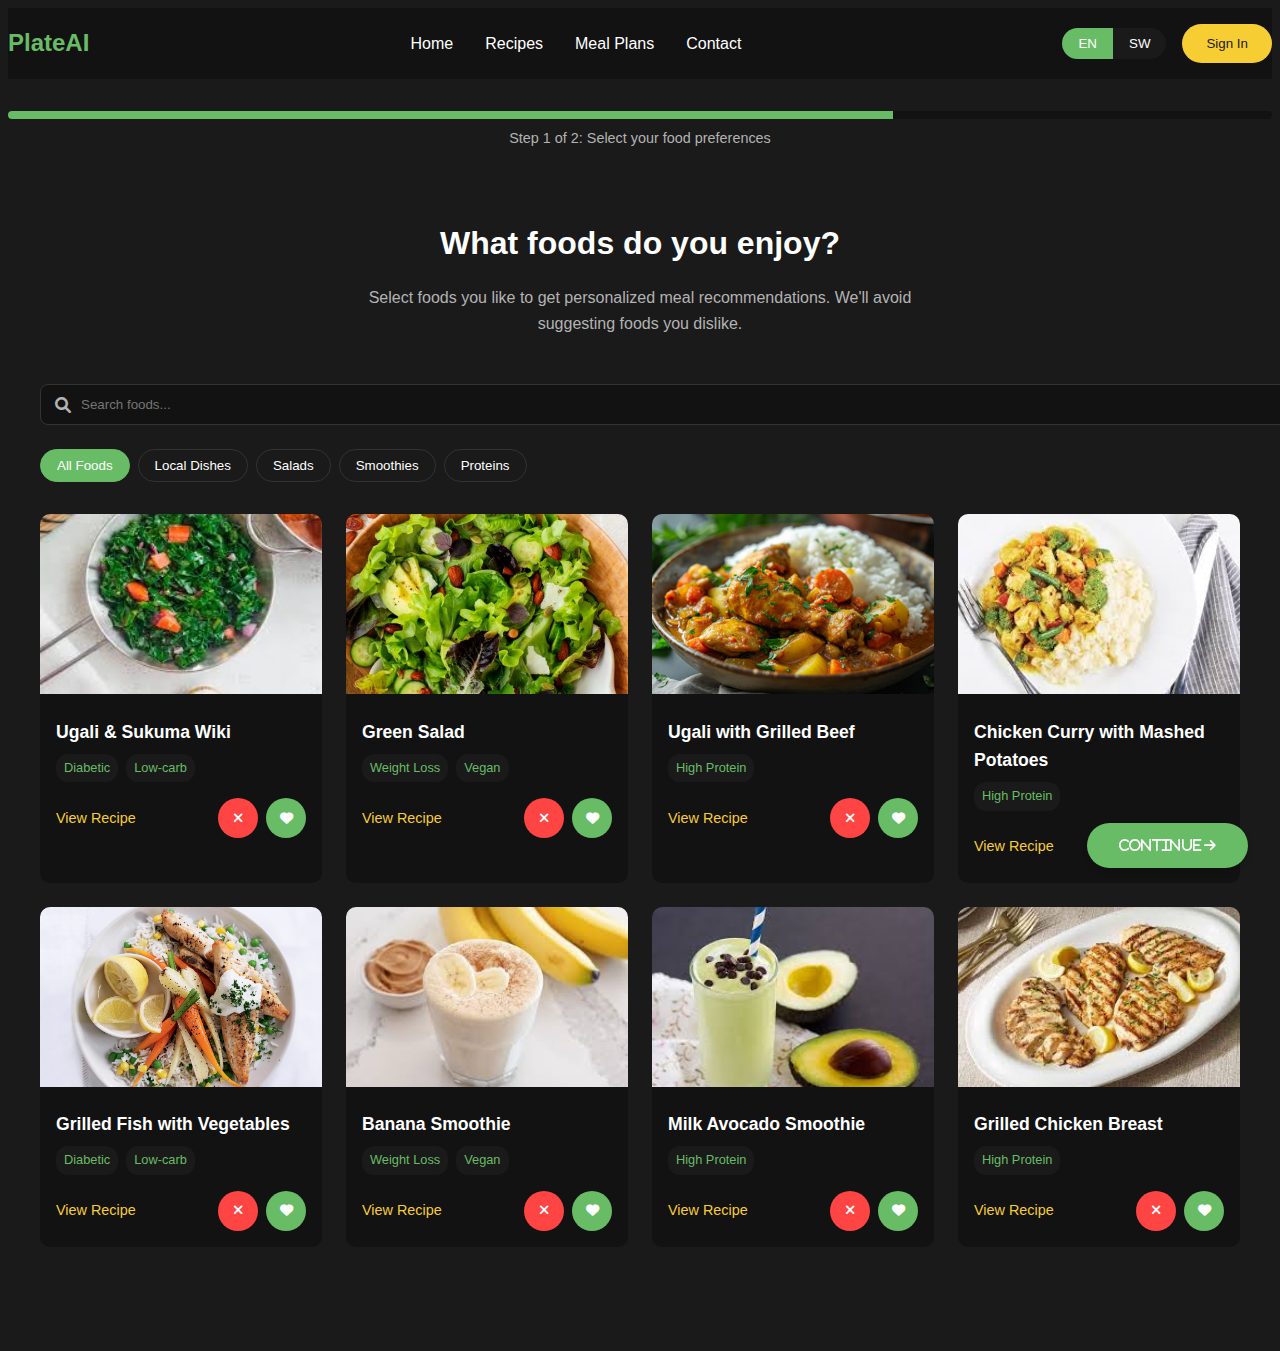
<file: onboard.html>
<!DOCTYPE html>
<html lang="en">
<head>
    <meta charset="UTF-8">
    <meta name="viewport" content="width=device-width, initial-scale=1.0">
    <title>Select Your Preferences - PlateAI</title>
    <link rel="stylesheet" href="css/general.css">
    <link rel="stylesheet" href="css/onboard.css">
    <link rel="stylesheet" href="https://cdnjs.cloudflare.com/ajax/libs/font-awesome/6.0.0/css/all.min.css">
</head>
<body>
    <!-- Header -->
    <header class="header">
        <nav class="nav">
            <div class="nav-brand">
                <h2>PlateAI</h2>
            </div>
            <div class="nav-links">
                <a href="index.html">Home</a>
                <a href="recipes.html">Recipes</a>
                <a href="meal-plan.html">Meal Plans</a>
                <a href="#contact">Contact</a>
            </div>
            <div class="nav-actions">
                <div class="language-toggle">
                    <button id="lang-en" class="lang-btn active">EN</button>
                    <button id="lang-sw" class="lang-btn">SW</button>
                </div>
                <button class="btn-secondary">Sign In</button>
            </div>
        </nav>
    </header>

    <!-- Progress Bar -->
    <div class="progress-container">
        <div class="progress-bar">
            <div class="progress-fill" style="width: 70%"></div>
        </div>
        <p class="progress-text" data-en="Step 1 of 2: Select your food preferences" data-sw="Hatua ya 1 kati ya 2: Chagua mapendeleo yako ya chakula">
            Step 1 of 2: Select your food preferences
        </p>
    </div>

    <!-- Main Content -->
    <main class="main-content">
        <div class="container">
            <!-- Header Section -->
            <div class="page-header">
                <h1 data-en="What foods do you enjoy?" data-sw="Ni vyakula gani unavyofurahia?">
                    What foods do you enjoy?
                </h1>
                <p data-en="Select foods you like to get personalized meal recommendations. We'll avoid suggesting foods you dislike." data-sw="Chagua vyakula unavyopenda kupata mapendekezo ya milo ya kibinafsi. Tutaepuka kupendekeza vyakula usivyopenda.">
                    Select foods you like to get personalized meal recommendations. We'll avoid suggesting foods you dislike.
                </p>
            </div>

            <!-- Search and Filters -->
            <div class="search-filter-section">
                <div class="search-box">
                    <i class="fas fa-search"></i>
                    <input type="text" id="searchInput" placeholder="Search foods..." 
                           data-en-placeholder="Search foods..." 
                           data-sw-placeholder="Tafuta vyakula..."
                           onkeyup="searchFoods()">
                </div>
                
                <div class="filter-tags">
                    <button class="filter-tag active" data-category="all" 
                            data-en="All Foods" data-sw="Vyakula Vyote" 
                            onclick="filterByCategory('all')">
                        All Foods
                    </button>
                    <button class="filter-tag" data-category="local" 
                            data-en="Local Dishes" data-sw="Vyakula vya Kienyeji" 
                            onclick="filterByCategory('local')">
                        Local Dishes
                    </button>
                    <button class="filter-tag" data-category="salads" 
                            data-en="Salads" data-sw="Saladi" 
                            onclick="filterByCategory('salads')">
                        Salads
                    </button>
                    <button class="filter-tag" data-category="smoothies" 
                            data-en="Smoothies" data-sw="Vinywaji vitamu" 
                            onclick="filterByCategory('smoothies')">
                        Smoothies
                    </button>
                    <button class="filter-tag" data-category="proteins" 
                            data-en="Proteins" data-sw="Protini" 
                            onclick="filterByCategory('proteins')">
                        Proteins
                    </button>
                </div>
            </div>

            <!-- Food Grid -->
            <div class="food-grid" id="foodGrid">
                <!-- Food Card 1 -->
                <div class="food-card" data-category="local" data-dietary="diabetic">
                    <img src="images/food/ugali-sukuma.jpg" alt="Ugali Sukuma" class="food-image">
                    <div class="food-details">
                        <h3 class="food-title" data-en="Ugali & Sukuma Wiki" data-sw="Ugali na Sukuma Wiki">
                            Ugali & Sukuma Wiki
                        </h3>
                        <div class="food-tags">
                            <span class="food-tag" data-en="Diabetic" data-sw="Kisukari">Diabetic</span>
                            <span class="food-tag" data-en="Low-carb" data-sw="Karabu ndogo">Low-carb</span>
                        </div>
                        <div class="food-actions">
                            <a href="#" class="recipe-link" data-en="View Recipe" data-sw="Tazama Mapishi">
                                View Recipe
                            </a>
                            <div class="action-buttons">
                                <button class="dislike-btn" onclick="togglePreference(this)">
                                    <i class="fas fa-times"></i>
                                </button>
                                <button class="like-btn" onclick="togglePreference(this)">
                                    <i class="fas fa-heart"></i>
                                </button>
                            </div>
                        </div>
                    </div>
                </div>

                <!-- Food Card 2 -->
                <div class="food-card" data-category="salads" data-dietary="weight-loss">
                    <img src="images/food/green-salad.jpg" alt="Green Salad" class="food-image">
                    <div class="food-details">
                        <h3 class="food-title" data-en="Green Salad" data-sw="Saladi ya Kijani">
                            Green Salad
                        </h3>
                        <div class="food-tags">
                            <span class="food-tag" data-en="Weight Loss" data-sw="Kupunguza Uzito">Weight Loss</span>
                            <span class="food-tag" data-en="Vegan" data-sw="Vegan">Vegan</span>
                        </div>
                        <div class="food-actions">
                            <a href="#" class="recipe-link" data-en="View Recipe" data-sw="Tazama Mapishi">
                                View Recipe
                            </a>
                            <div class="action-buttons">
                                <button class="dislike-btn" onclick="togglePreference(this)">
                                    <i class="fas fa-times"></i>
                                </button>
                                <button class="like-btn" onclick="togglePreference(this)">
                                    <i class="fas fa-heart"></i>
                                </button>
                            </div>
                        </div>
                    </div>
                </div>

                <!-- Add more food cards following the same structure -->
                <div class="food-card" data-category="local" data-dietary="high-protein">
                    <img src="images/food/chakula.jpg" alt="Ugali with Grilled beef" class="food-image">
                    <div class="food-details">
                        <h3 class="food-title" data-en="Ugali with Grilled Beef" data-sw="Ugali na Nyama ya Kuchoma">
                            Ugali with Grilled Beef
                        </h3>
                        <div class="food-tags">
                            <span class="food-tag" data-en="High Protein" data-sw="Protini ya Juu">High Protein</span>
                        </div>
                        <div class="food-actions">
                            <a href="#" class="recipe-link" data-en="View Recipe" data-sw="Tazama Mapishi">
                                View Recipe
                            </a>
                            <div class="action-buttons">
                                <button class="dislike-btn" onclick="togglePreference(this)">
                                    <i class="fas fa-times"></i>
                                </button>
                                <button class="like-btn" onclick="togglePreference(this)">
                                    <i class="fas fa-heart"></i>
                                </button>
                            </div>
                        </div>
                    </div>
                </div>



                <div class="food-card" data-category="local" data-dietary="high-protein">
                    <img src="images/food/chicken-curry-mashed.jpg" alt="Chicken Curry with Mashed Potatoes" class="food-image">
                    <div class="food-details">
                        <h3 class="food-title" data-en="Chicken Curry with Mashed Potatoes" data-sw="Kuku wa Mchuzi na Viazi vya Kukaangwa">
                            Chicken Curry with Mashed Potatoes
                        </h3>
                        <div class="food-tags">
                            <span class="food-tag" data-en="High Protein" data-sw="Protini ya Juu">High Protein</span>
                        </div>
                        <div class="food-actions">
                            <a href="#" class="recipe-link" data-en="View Recipe" data-sw="Tazama Mapishi">
                                View Recipe
                            </a>
                            <div class="action-buttons">
                                <button class="dislike-btn" onclick="togglePreference(this)">
                                    <i class="fas fa-times"></i>
                                </button>
                                <button class="like-btn" onclick="togglePreference(this)">
                                    <i class="fas fa-heart"></i>
                                </button>
                            </div>
                        </div>
                    </div>
                </div>
                <!-- Grilled Fish with Vegetables -->
                <div class="food-card" data-category="local" data-dietary="diabetic">
                    <img src="images/food/Grilled-fish-and-vege-rice.jpg" alt="Grilled Fish with Vegetables" class="food-image">
                    <div class="food-details">
                        <h3 class="food-title" data-en="Grilled Fish with Vegetables" data-sw="Samaki wa Kuchoma na Mboga">
                            Grilled Fish with Vegetables
                        </h3>
                        <div class="food-tags">
                            <span class="food-tag" data-en="Diabetic" data-sw="Kisukari">Diabetic</span>
                            <span class="food-tag" data-en="Low-carb" data-sw="Karabu ndogo">Low-carb</span>
                        </div>
                        <div class="food-actions">
                            <a href="#" class="recipe-link" data-en="View Recipe" data-sw="Tazama Mapishi">
                                View Recipe
                            </a>
                            <div class="action-buttons">
                                <button class="dislike-btn" onclick="togglePreference(this)">
                                    <i class="fas fa-times"></i>
                                </button>
                                <button class="like-btn" onclick="togglePreference(this)">
                                    <i class="fas fa-heart"></i>
                                </button>
                            </div>
                        </div>
                    </div>
                </div>
                <!-- Add a smoothie -->
                <div class="food-card" data-category="smoothies" data-dietary="weight-loss">
                    <img src="images/food/banana-smoothie.jpg" alt="Banana Smoothie" class="food-image">
                    <div class="food-details">
                        <h3 class="food-title" data-en="Banana Smoothie" data-sw="Smoothie ya Ndizi">
                            Banana Smoothie
                        </h3>
                        <div class="food-tags">
                            <span class="food-tag" data-en="Weight Loss" data-sw="Kupunguza Uzito">Weight Loss</span>
                            <span class="food-tag" data-en="Vegan" data-sw="Vegan">Vegan</span>
                        </div>
                        <div class="food-actions">
                            <a href="#" class="recipe-link" data-en="View Recipe" data-sw="Tazama Mapishi">
                                View Recipe
                            </a>
                            <div class="action-buttons">
                                <button class="dislike-btn" onclick="togglePreference(this)">
                                    <i class="fas fa-times"></i>
                                </button>
                                <button class="like-btn" onclick="togglePreference(this)">
                                    <i class="fas fa-heart"></i>
                                </button>
                            </div>
                        </div>
                    </div>
                </div>
                <!-- Add Milk avocado smoothie -->
                <div class="food-card" data-category="smoothies" data-dietary="high-protein">
                    <img src="images/food/milk-avocado-smoothie.jpg" alt="Milk Avocado Smoothie" class="food-image">
                    <div class="food-details">
                        <h3 class="food-title" data-en="Milk Avocado Smoothie" data-sw="Smoothie ya Parachichi na Maziwa">
                            Milk Avocado Smoothie
                        </h3>
                        <div class="food-tags">
                            <span class="food-tag" data-en="High Protein" data-sw="Protini ya Juu">High Protein</span>
                        </div>
                        <div class="food-actions">
                            <a href="#" class="recipe-link" data-en="View Recipe" data-sw="Tazama Mapishi">
                                View Recipe
                            </a>
                            <div class="action-buttons">
                                <button class="dislike-btn" onclick="togglePreference(this)">
                                    <i class="fas fa-times"></i>
                                </button>
                                <button class="like-btn" onclick="togglePreference(this)">
                                    <i class="fas fa-heart"></i>
                                </button>
                            </div>
                        </div>
                    </div>
                </div>
                
                <!-- Add high protein food -->
                <div class="food-card" data-category="proteins" data-dietary="high-protein">
                    <img src="images/food/Grilled-chicken-breast.jpg" alt="Grilled Chicken Breast" class="food-image">
                    <div class="food-details">
                        <h3 class="food-title" data-en="Grilled Chicken Breast" data-sw="Kifua cha Kuku Kichoma">
                            Grilled Chicken Breast
                        </h3>
                        <div class="food-tags">
                            <span class="food-tag" data-en="High Protein" data-sw="Protini ya Juu">High Protein</span>
                        </div>
                        <div class="food-actions">
                            <a href="#" class="recipe-link" data-en="View Recipe" data-sw="Tazama Mapishi">
                                View Recipe
                            </a>
                            <div class="action-buttons">
                                <button class="dislike-btn" onclick="togglePreference(this)">
                                    <i class="fas fa-times"></i>
                                </button>
                                <button class="like-btn" onclick="togglePreference(this)">
                                    <i class="fas fa-heart"></i>
                                </button>
                            </div>
                        </div>
                    </div>
                </div>
            </div>
        </div>
    </main>

    <!-- Floating Action Button -->
    <div class="fab-container">
        <button class="fab btn-primary" onclick="location.href='onboard2.html'" 
                data-en="Continue" data-sw="Endelea">
            Continue <i class="fas fa-arrow-right"></i>
        </button>
    </div>

    <script>
        // Language Toggle (Same as index.html)
        const langButtons = document.querySelectorAll('.lang-btn');
        const elementsWithTranslation = document.querySelectorAll('[data-en]');

        langButtons.forEach(btn => {
            btn.addEventListener('click', () => {
                const lang = btn.id === 'lang-en' ? 'en' : 'sw';
                
                langButtons.forEach(b => b.classList.remove('active'));
                btn.classList.add('active');
                
                elementsWithTranslation.forEach(el => {
                    if (el.tagName === 'INPUT' || el.tagName === 'TEXTAREA') {
                        el.placeholder = el.getAttribute(`data-${lang}-placeholder`) || el.getAttribute(`data-${lang}`);
                    } else {
                        el.textContent = el.getAttribute(`data-${lang}`);
                    }
                });
            });
        });

        // Food Filtering Functions
        function filterByCategory(category) {
            document.querySelectorAll('.filter-tag').forEach(btn => 
                btn.classList.remove('active'));
            event.target.classList.add('active');
            
            document.querySelectorAll('.food-card').forEach(card => {
                card.style.display = category === 'all' || 
                    card.dataset.category === category ? 'block' : 'none';
            });
        }

        function searchFoods() {
            const input = document.getElementById('searchInput').value.toLowerCase();
            document.querySelectorAll('.food-card').forEach(card => {
                const title = card.querySelector('.food-title').textContent.toLowerCase();
                card.style.display = title.includes(input) ? 'block' : 'none';
            });
        }

        // Like/Dislike Toggle
        function togglePreference(button) {
            const card = button.closest('.food-card');
            const isLike = button.classList.contains('like-btn');
            
            card.classList.remove('liked', 'disliked');
            if (isLike) {
                card.classList.add('liked');
                button.disabled = true;
                card.querySelector('.dislike-btn').disabled = false;
            } else {
                card.classList.add('disliked');
                button.disabled = true;
                card.querySelector('.like-btn').disabled = false;
            }
        }
    </script>
</body>
</html>
</file>
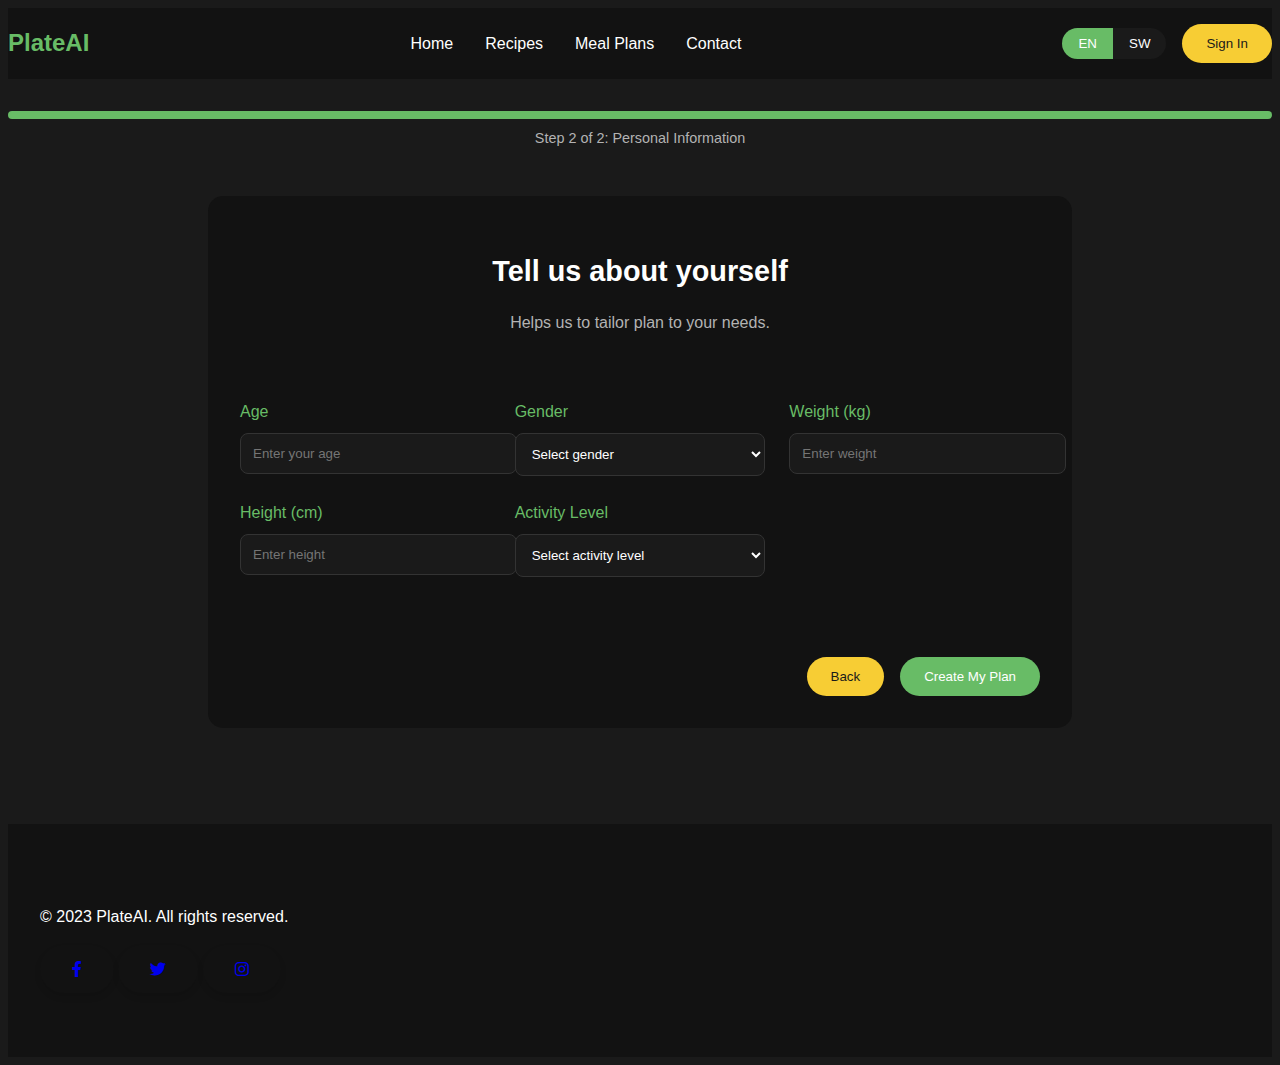
<file: onboard2.html>
<!DOCTYPE html>
<html lang="en">
<head>
    <meta charset="UTF-8">
    <meta name="viewport" content="width=device-width, initial-scale=1.0">
    <title>Select Your Preferences - PlateAI</title>
    <link rel="stylesheet" href="css/general.css">
    <link rel="stylesheet" href="css/onboard.css">
    <link rel="stylesheet" href="https://cdnjs.cloudflare.com/ajax/libs/font-awesome/6.0.0/css/all.min.css">
</head>
<body>
    <!-- Header -->
    <header class="header">
        <nav class="nav">
            <div class="nav-brand">
                <h2>PlateAI</h2>
            </div>
            <div class="nav-links">
                <a href="index.html">Home</a>
                <a href="recipes.html">Recipes</a>
                <a href="meal-plan.html">Meal Plans</a>
                <a href="#contact">Contact</a>
            </div>
            <div class="nav-actions">
                <div class="language-toggle">
                    <button id="lang-en" class="lang-btn active">EN</button>
                    <button id="lang-sw" class="lang-btn">SW</button>
                </div>
                <button class="btn-secondary">Sign In</button>
            </div>
        </nav>
    </header>

    <!-- Progress Bar -->
    <div class="progress-container">
        <div class="progress-bar">
            <div class="progress-fill" style="width: 100%"></div>
        </div>
        <p class="progress-text" data-en="Step 2 of 2: Personal Information" data-sw="Hatua ya 2 kati ya 2: Taarifa Binafsi">
            Step 2 of 2: Personal Information
        </p>
    </div>

    <!-- Main Content -->
    <main class="main-content">
        <div class="container">
            <form class="user-info-form" id="userInfoForm">
                <div class="form-header">
                    <h1 data-en="Tell us about yourself" data-sw="Tuambie kuhusu wewe">
                        Tell us about yourself
                    </h1>
                    <p data-en="Helps us to tailor plan to your needs." data-sw="Tusaidie kuboresha mpango kulingana na mahitaji yako.">
                        Helps us to tailor plan to your needs.
                    </p>
                </div>

                <div class="form-grid">
                    <div class="input-group">
                        <label data-en="Age" data-sw="Umri">Age</label>
                        <input type="number" id="age" class="input-field" 
                               placeholder="Enter your age" min="18" max="120" required>
                    </div>

                    <div class="input-group">
                        <label data-en="Gender" data-sw="Jinsia">Gender</label>
                        <select id="gender" class="input-field" required>
                            <option value="" disabled selected data-en="Select gender" data-sw="Chagua jinsia">Select gender</option>
                            <option value="male" data-en="Male" data-sw="Mwanaume">Male</option>
                            <option value="female" data-en="Female" data-sw="Mwanamke">Female</option>
                        </select>
                    </div>

                    <div class="input-group">
                        <label data-en="Weight (kg)" data-sw="Uzito (kg)">Weight (kg)</label>
                        <input type="number" id="weight" class="input-field" 
                               placeholder="Enter weight" min="30" max="300" step="0.1" required>
                    </div>

                    <div class="input-group">
                        <label data-en="Height (cm)" data-sw="Urefu (cm)">Height (cm)</label>
                        <input type="number" id="height" class="input-field" 
                               placeholder="Enter height" min="100" max="250" required>
                    </div>

                    <div class="input-group">
                        <label data-en="Activity Level" data-sw="Kiwango cha Shughuli">Activity Level</label>
                        <select id="activity-level" class="input-field" required>
                            <option value="" disabled selected data-en="Select activity level" data-sw="Chagua kiwango cha shughuli">Select activity level</option>
                            <option value="sedentary" data-en="Sedentary" data-sw="Hauna shughuli">Sedentary</option>
                            <option value="light" data-en="Lightly Active" data-sw="Shughuli Nyepesi">Lightly Active</option>
                            <option value="moderate" data-en="Moderately Active" data-sw="Shughuli ya Wastani">Moderately Active</option>
                            <option value="active" data-en="Very Active" data-sw="Shughuli Nyingi">Very Active</option>
                        </select>
                    </div>
                </div>

                <div class="form-actions">
                    <button type="button" class="btn-secondary" onclick="history.back()" 
                            data-en="Back" data-sw="Rudi Nyuma">
                        Back
                    </button>
                    <button type="submit" class="btn-primary" 
                            data-en="Create My Plan" data-sw="Tengeneza Mpango Wangu">
                        Create My Plan <i class="fas fa-utensils"></i>
                    </button>
                </div>
            </form>
        </div>
    </main>

    <!-- Keep existing footer -->
    <footer class="footer">
        <div class="container">
            <p>&copy; 2023 PlateAI. All rights reserved.</p>
            <div class="social-links">
                <a href="#" class="social-icon"><i class="fab fa-facebook-f"></i></a>
                <a href="#" class="social-icon"><i class="fab fa-twitter"></i></a>
                <a href="#" class="social-icon"><i class="fab fa-instagram"></i></a>
            </div>
        </div>

    <script>
        // Form Validation and Submission
        document.getElementById('userInfoForm').addEventListener('submit', function(e) {
            e.preventDefault();
            
            const formData = {
                age: document.getElementById('age').value,
                gender: document.getElementById('gender').value,
                weight: document.getElementById('weight').value,
                height: document.getElementById('height').value,
                activityLevel: document.getElementById('activity-level').value
            };

            if(Object.values(formData).every(value => value !== '')) {
                // Store data temporarily (you should implement proper storage)
                localStorage.setItem('userProfile', JSON.stringify(formData));
                window.location.href = 'meal-plan.html';
            } else {
                alert('Please fill in all required fields');
            }
        });

        // Language Toggle (same as previous)
        document.querySelectorAll('.lang-btn').forEach(button => {
            button.addEventListener('click', function() {
                const lang = this.id === 'lang-en' ? 'en' : 'sw';
                document.querySelectorAll('[data-en], [data-sw]').forEach(el => {
                    el.textContent = el.getAttribute(`data-${lang}`);
                });
                document.querySelectorAll('.lang-btn').forEach(btn => btn.classList.remove('active'));
                this.classList.add('active');
            });
        });
        // Set default language to English
        document.getElementById('lang-en').click();
    </script>
</body>
</html>
</file>
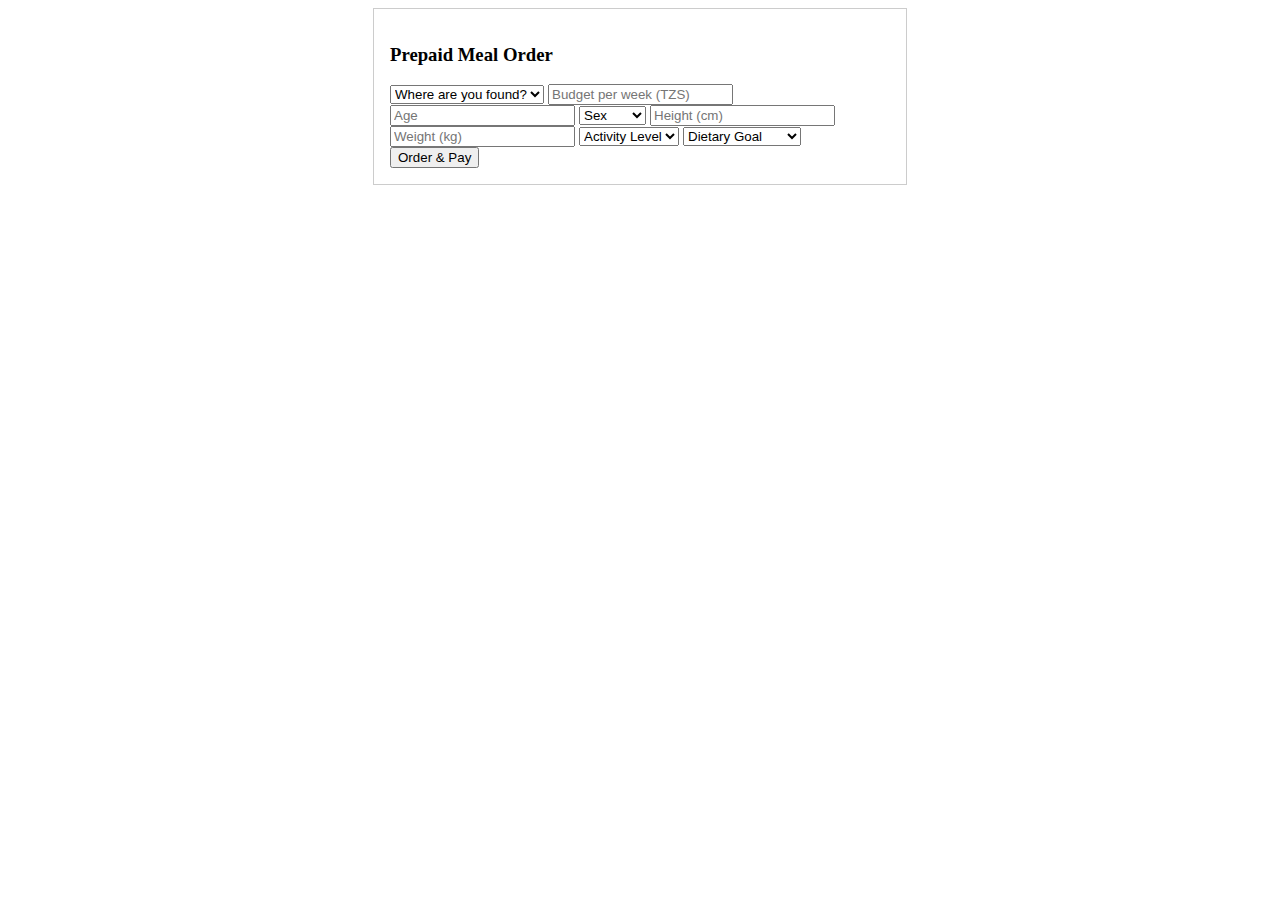
<file: test.html>
<!DOCTYPE html>
<html lang="en">
<head>
    <meta charset="UTF-8">
    <title>Prepaid Meal Order</title>
    <style>
        .hidden {
            display: none;
        }
        .guidance-card {
            border: 1px solid #ccc;
            padding: 1rem;
            max-width: 500px;
            margin: auto;
        }
    </style>
</head>
<body>

    <!-- Prepaid Meal Order -->
    <div class="guidance-card">
        <h3 data-en="Prepaid Meal Order" data-sw="Malipo ya Milo ya Awali">Prepaid Meal Order</h3>
        <form class="meal-order-form">
            <select id="location" onchange="handleLocationChange()" required>
                <option value="" data-en="Where are you found?" data-sw="Unapatikana wapi?">Where are you found?</option>
                <option value="dar">Dar es Salaam</option>
                <option value="other">Other regions</option>
            </select>
            
            <div id="district-select" class="hidden">
                <select id="district">
                    <option value="">Select District</option>
                    <option value="kinondoni">Kinondoni</option>
                    <option value="ubungo">Ubungo</option>
                    <option value="ilala">Ilala</option>
                    <option value="temeke">Temeke</option>
                    <option value="kigamboni">Kigamboni</option>
                </select>
            </div>
            
            <div id="address-input" class="hidden">
                <input type="text" id="address" placeholder="Specify your address">
            </div>
            
            <input type="number" id="budget" placeholder="Budget per week (TZS)" required>
            
            <div class="user-details">
                <input type="number" id="age" placeholder="Age" required>
                
                <select id="sex" required>
                    <option value="">Sex</option>
                    <option value="male">Male</option>
                    <option value="female">Female</option>
                </select>

                <input type="number" id="height" placeholder="Height (cm)" required>
                <input type="number" id="weight" placeholder="Weight (kg)" required>

                <select id="activity_level" required>
                    <option value="">Activity Level</option>
                    <option value="low">Low</option>
                    <option value="moderate">Moderate</option>
                    <option value="high">High</option>
                </select>

                <select id="dietary_goal" required>
                    <option value="">Dietary Goal</option>
                    <option value="weight_loss">Weight Loss</option>
                    <option value="muscle_gain">Weight Gain</option>
                    <option value="maintain_weight">Maintain Weight</option>
                </select>
            </div>
            
            <button type="submit" class="btn-secondary">Order & Pay</button>
        </form>
    </div>

    <script>
        function handleLocationChange() {
            const location = document.getElementById('location').value;
            const districtSelect = document.getElementById('district-select');
            const addressInput = document.getElementById('address-input');

            if (location === 'dar') {
                districtSelect.classList.remove('hidden');
                addressInput.classList.remove('hidden');
            } else {
                districtSelect.classList.add('hidden');
                addressInput.classList.remove('hidden');
            }
        }

        document.querySelector('.meal-order-form').addEventListener('submit', function(e) {
            e.preventDefault();

            const location = document.getElementById('location').value;
            const district = location === 'dar' ? document.getElementById('district').value : '';
            const address = document.getElementById('address').value;
            const budget = document.getElementById('budget').value;
            const age = document.getElementById('age').value;
            const sex = document.getElementById('sex').value;
            const height = document.getElementById('height').value;
            const weight = document.getElementById('weight').value;
            const activity_level = document.getElementById('activity_level').value;
            const dietary_goal = document.getElementById('dietary_goal').value;

            // Validation check for common user error
            const invalidGoals = ['kinondoni', 'ilala', 'ubungo', 'temeke', 'kigamboni'];
            if (invalidGoals.includes(dietary_goal.toLowerCase())) {
                alert("Please select a valid dietary goal.");
                return;
            }

            const formData = {
                location,
                district,
                address,
                budget,
                age,
                sex,
                height,
                weight,
                activity_level,
                dietary_goal
            };

            const jsonOutput = JSON.stringify(formData, null, 4);
            console.log(jsonOutput);

            const message = `Meal Order Details:\n${jsonOutput}`;
            const whatsappUrl = `https://wa.me/255622387189?text=${encodeURIComponent(message)}`;
            window.open(whatsappUrl, '_blank');
        });
    </script>

</body>
</html>
</file>
<file: css/general.css>
/* css/main.css */
:root {
  --dark-bg: #1a1a1a;
  --darker-bg: #121212;
  --accent-green: #68bc66;
  --accent-yellow: #f7cd34;
  --text-light: #ffffff;
  --text-muted: #b3b3b3;
}

/* General Styles */
body {
  font-family: 'Arial', sans-serif;
  background-color: var(--dark-bg);
  color: var(--text-light);
  line-height: 1.6;
}

.container {
  max-width: 1200px;
  margin: 0 auto;
  padding: 0 20px;
}

/* Header Styles */
.header {
  background-color: var(--darker-bg);
  padding: 1rem 0;
  position: sticky;
  top: 0;
  z-index: 100;
}

.nav {
  display: flex;
  justify-content: space-between;
  align-items: center;
}

.nav-brand h2 {
  color: var(--accent-green);
  margin: 0;
}

.nav-links {
  display: flex;
  gap: 2rem;
}

.nav-links a {
  color: var(--text-light);
  text-decoration: none;
  transition: color 0.3s ease;
}

.nav-links a:hover {
  color: var(--accent-green);
}

.nav-actions {
  display: flex;
  align-items: center;
  gap: 1rem;
}

.language-toggle {
  display: flex;
  border-radius: 20px;
  overflow: hidden;
}

.lang-btn {
  padding: 8px 16px;
  border: none;
  background-color: var(--dark-bg);
  color: var(--text-light);
  cursor: pointer;
}

.lang-btn.active {
  background-color: var(--accent-green);
}

/* Button Styles */
.btn-primary {
  background-color: var(--accent-green);
  color: var(--text-light);
  padding: 12px 24px;
  border-radius: 25px;
  border: none;
  cursor: pointer;
  transition: transform 0.3s ease;
}

.btn-secondary {
  background-color: var(--accent-yellow);
  color: var(--dark-bg);
  padding: 12px 24px;
  border-radius: 25px;
  border: none;
  cursor: pointer;
  transition: transform 0.3s ease;
}

.btn-primary:hover, .btn-secondary:hover {
  transform: translateY(-2px);
}

/* Hero Section */
.hero {
  text-align: center;
  padding: 4rem 0;
  background: linear-gradient(rgba(0,0,0,0.7), rgba(0,0,0,0.7));
}

.hero-title {
  font-size: 2.5rem;
  margin-bottom: 1rem;
}

.hero-subtitle {
  color: var(--text-muted);
  margin-bottom: 2rem;
}

/* Info Strip */
.info-strip {
  background-color: var(--darker-bg);
  padding: 2rem 0;
}

.info-cards {
  display: grid;
  grid-template-columns: repeat(auto-fit, minmax(250px, 1fr));
  gap: 2rem;
}

.info-card {
  text-align: center;
  padding: 1.5rem;
  background-color: var(--dark-bg);
  border-radius: 10px;
}

.info-card i {
  font-size: 2rem;
  color: var(--accent-green);
  margin-bottom: 1rem;
}

/* Guidance Section */
.guidance-section {
  padding: 4rem 0;
}

.guidance-cards {
  display: grid;
  grid-template-columns: repeat(auto-fit, minmax(300px, 1fr));
  gap: 2rem;
  margin-top: 2rem;
}

.guidance-card {
  background-color: var(--darker-bg);
  padding: 2rem;
  border-radius: 10px;
}

.guidance-card h3 {
  margin-bottom: 1.5rem;
}

form {
  display: flex;
  flex-direction: column;
  gap: 1rem;
}

input, select {
  padding: 12px;
  border-radius: 8px;
  border: 1px solid #333;
  background-color: var(--dark-bg);
  color: var(--text-light);
}

.hidden {
  display: none;
}

/* Sample Plans */
.sample-plans {
  padding: 4rem 0;
  background-color: var(--darker-bg);
}

.plans-content {
  display: grid;
  grid-template-columns: 1fr 1fr;
  gap: 2rem;
}

.meal-cards {
  display: grid;
  grid-template-columns: repeat(2, 1fr);
  gap: 1rem;
}

.meal-card {
  background-color: var(--dark-bg);
  padding: 1.5rem;
  border-radius: 10px;
  text-align: center;
}

.btn-change {
  background: none;
  border: 1px solid var(--accent-green);
  color: var(--accent-green);
  padding: 8px 16px;
  border-radius: 20px;
  cursor: pointer;
}

/* How It Works */
.how-it-works {
  padding: 4rem 0;
}

.steps {
  display: grid;
  grid-template-columns: repeat(3, 1fr);
  gap: 2rem;
  margin: 3rem 0;
}

.step {
  text-align: center;
}

.step-icon {
  background-color: var(--accent-green);
  width: 60px;
  height: 60px;
  border-radius: 50%;
  display: grid;
  place-items: center;
  margin: 0 auto 1rem;
}

.cta-center {
  text-align: center;
  margin-top: 2rem;
}

/* Footer */
.footer {
  background-color: var(--darker-bg);
  padding: 4rem 0;
}

.footer-content {
  display: grid;
  grid-template-columns: repeat(auto-fit, minmax(200px, 1fr));
  gap: 2rem;
}

.footer-section {
  display: flex;
  flex-direction: column;
  gap: 1rem;
}

.footer-section a {
  color: var(--text-muted);
  text-decoration: none;
}

/* Responsive Design */
@media (max-width: 768px) {
  .nav-links {
    display: none;
  }
  
  .plans-content {
    grid-template-columns: 1fr;
  }
  
  .meal-cards {
    grid-template-columns: 1fr;
  }
  
  .steps {
    grid-template-columns: 1fr;
  }
}
</file>
<file: css/onboard.css>
/* css/onboard.css */
/* Progress Bar */
.progress-container {
  padding: 2rem 0;
}

.progress-bar {
  width: 100%;
  height: 8px;
  background-color: var(--darker-bg);
  border-radius: 4px;
  overflow: hidden;
}

.progress-fill {
  height: 100%;
  background-color: var(--accent-green);
  transition: width 0.3s ease;
}

.progress-text {
  text-align: center;
  margin-top: 0.5rem;
  color: var(--text-muted);
  font-size: 0.9rem;
}

/* Main Content */
.main-content {
  padding-bottom: 6rem;
}

.page-header {
  text-align: center;
  margin-bottom: 3rem;
}

.page-header h1 {
  font-size: 2rem;
  margin-bottom: 1rem;
}

.page-header p {
  color: var(--text-muted);
  max-width: 600px;
  margin: 0 auto;
}

/* Search and Filters */
.search-filter-section {
  margin-bottom: 2rem;
}

.search-box {
  position: relative;
  margin-bottom: 1.5rem;
}

.search-box i {
  position: absolute;
  left: 15px;
  top: 50%;
  transform: translateY(-50%);
  color: var(--text-muted);
}

#searchInput {
  width: 100%;
  padding: 12px 12px 12px 40px;
  background-color: var(--darker-bg);
  border: 1px solid #333;
  color: var(--text-light);
}

.filter-tags {
  display: flex;
  flex-wrap: wrap;
  gap: 0.5rem;
}

.filter-tag {
  background-color: var(--dark-bg);
  color: var(--text-light);
  border: 1px solid #333;
  padding: 8px 16px;
  border-radius: 20px;
  cursor: pointer;
  transition: all 0.3s ease;
}

.filter-tag.active {
  background-color: var(--accent-green);
  border-color: var(--accent-green);
  color: var(--text-light);
}

/* Food Grid */
.food-grid {
  display: grid;
  grid-template-columns: repeat(auto-fill, minmax(250px, 1fr));
  gap: 1.5rem;
  margin-top: 2rem;
}

.food-card {
  background-color: var(--darker-bg);
  border-radius: 10px;
  overflow: hidden;
  position: relative;
  transition: transform 0.3s ease;
}

.food-card:hover {
  transform: translateY(-5px);
}

.food-image {
  width: 100%;
  height: 180px;
  object-fit: cover;
}

.food-details {
  padding: 1rem;
}

.food-title {
  margin: 0 0 0.5rem;
  font-size: 1.1rem;
}

.food-tags {
  display: flex;
  flex-wrap: wrap;
  gap: 0.5rem;
  margin-bottom: 1rem;
}

.food-tag {
  background-color: var(--dark-bg);
  color: var(--accent-green);
  font-size: 0.8rem;
  padding: 4px 8px;
  border-radius: 12px;
}

.food-actions {
  display: flex;
  justify-content: space-between;
  align-items: center;
}

.recipe-link {
  color: var(--accent-yellow);
  text-decoration: none;
  font-size: 0.9rem;
}

.recipe-link:hover {
  text-decoration: underline;
}

.action-buttons {
  display: flex;
  gap: 0.5rem;
}

.like-btn, .dislike-btn {
  width: 40px;
  height: 40px;
  border-radius: 50%;
  border: none;
  cursor: pointer;
  display: flex;
  align-items: center;
  justify-content: center;
  transition: all 0.3s ease;
}

.like-btn {
  background-color: var(--accent-green);
  color: white;
}

.dislike-btn {
  background-color: #ff4444;
  color: white;
}

/* Floating Action Button */
.fab-container {
  position: fixed;
  bottom: 2rem;
  right: 2rem;
  z-index: 1000;
}

.fab {
  padding: 1rem 2rem;
  border-radius: 30px;
  font-weight: bold;
  box-shadow: 0 4px 6px rgba(0,0,0,0.1);
}

/* Responsive Design */
@media (max-width: 768px) {
  .food-grid {
    grid-template-columns: 1fr;
  }
  
  .food-image {
    height: 150px;
  }

  .fab-container {
    bottom: 1rem;
    right: 1rem;
  }

  .fab {
    padding: 0.8rem 1.5rem;
    font-size: 0.9rem;
  }
}

@media (max-width: 480px) {
  .filter-tags {
    justify-content: center;
  }
  
  .filter-tag {
    font-size: 0.8rem;
    padding: 6px 12px;
  }
}

/* User Info Form Styles */
.user-info-form {
    max-width: 800px;
    margin: 0 auto;
    padding: 2rem;
    background-color: var(--darker-bg);
    border-radius: 15px;
}

.form-header {
    text-align: center;
    margin-bottom: 2rem;
}

.form-header h1 {
    font-size: 1.8rem;
    margin-bottom: 0.5rem;
}

.form-header p {
    color: var(--text-muted);
}

.form-grid {
    display: grid;
    grid-template-columns: repeat(auto-fit, minmax(250px, 1fr));
    gap: 1.5rem;
    margin-bottom: 2rem;
}

.input-group {
    display: flex;
    flex-direction: column;
    gap: 0.5rem;
}

.input-group label {
    font-weight: 500;
    color: var(--accent-green);
}

.input-field {
    width: 100%;
    padding: 12px;
    border: 1px solid #333;
    border-radius: 8px;
    background-color: var(--dark-bg);
    color: var(--text-light);
    transition: border-color 0.3s ease;
}

.input-field:focus {
    outline: none;
    border-color: var(--accent-green);
}

.form-actions {
    display: flex;
    justify-content: flex-end;
    gap: 1rem;
    margin-top: 2rem;
}

@media (max-width: 480px) {
    .user-info-form {
        padding: 1rem;
    }
    
    .form-actions {
        flex-direction: column;
    }
    
    .form-actions button {
        width: 100%;
    }
}
</file>
